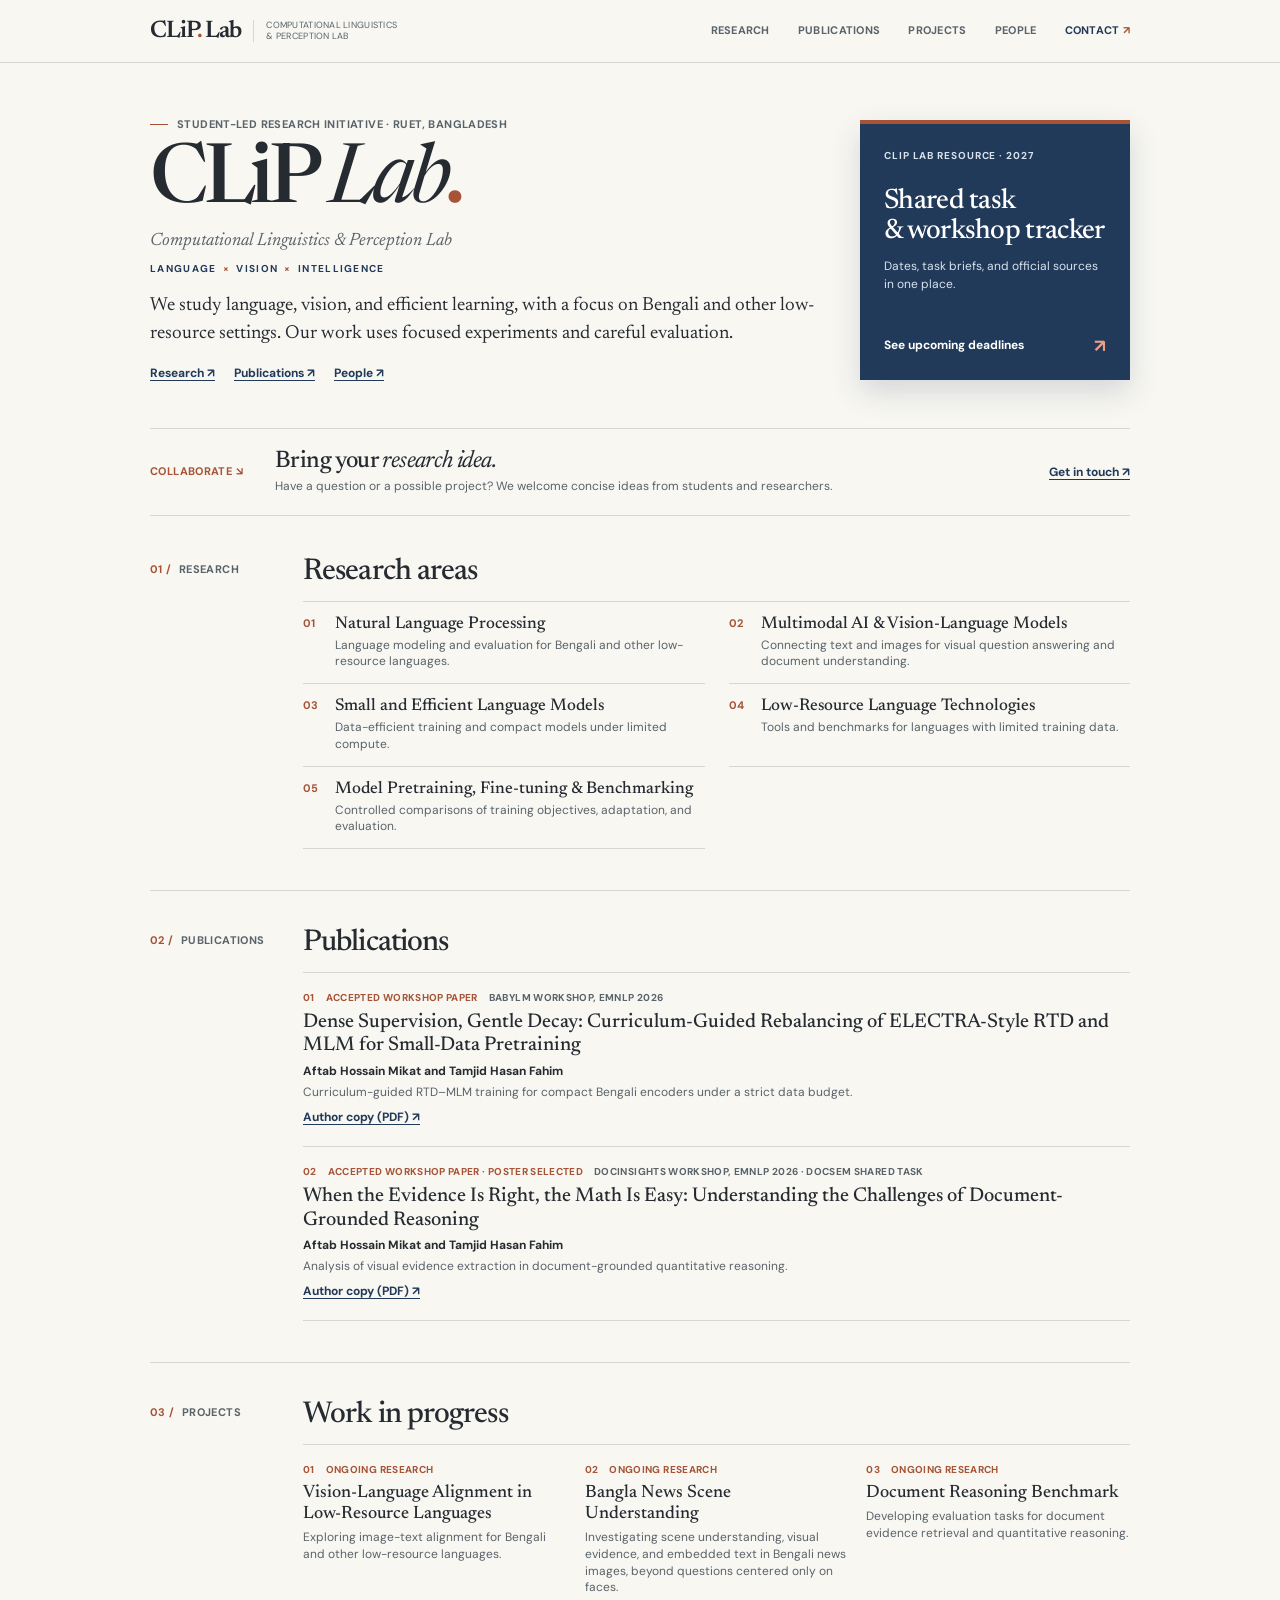
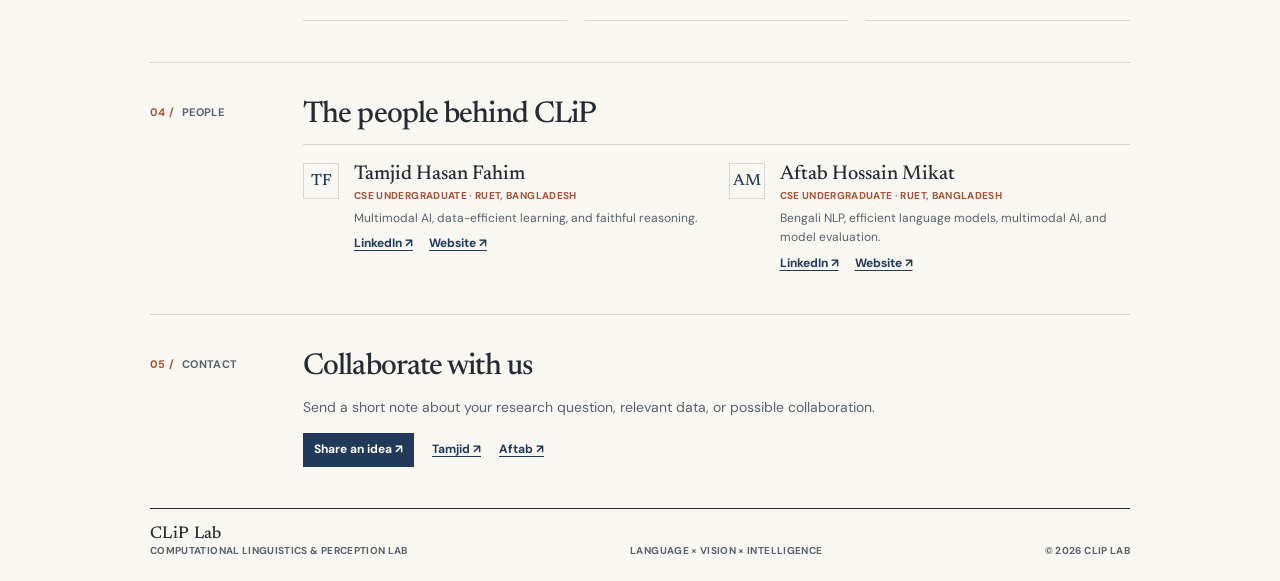
<file: index.html>
<!doctype html>
<html lang="en">
  <head>
    <meta charset="utf-8">
    <meta name="viewport" content="width=device-width, initial-scale=1">
    <meta name="theme-color" content="#f8f7f2">
    <title>CLiP Lab — Computational Linguistics &amp; Perception Lab</title>
    <meta name="description" content="CLiP Lab studies language, vision, efficient models, and low-resource language technologies.">
    <meta property="og:type" content="website">
    <meta property="og:title" content="CLiP Lab — Computational Linguistics &amp; Perception Lab">
    <meta property="og:description" content="Language × Vision × Intelligence. A student-led research initiative associated with RUET, Bangladesh.">
    <meta property="og:url" content="https://clip-lab.github.io/">
    <link rel="canonical" href="https://clip-lab.github.io/">
    <link rel="icon" href="favicon.svg" type="image/svg+xml">
    <link rel="preconnect" href="https://fonts.googleapis.com">
    <link rel="preconnect" href="https://fonts.gstatic.com" crossorigin>
    <link href="https://fonts.googleapis.com/css2?family=DM+Sans:wght@400;500;600;700&family=Newsreader:opsz,wght@6..72,400;6..72,500;6..72,600&display=swap" rel="stylesheet">
    <link rel="stylesheet" href="styles.css">
    <script src="content.js" defer></script>
    <script src="script.js" defer></script>
  </head>
  <body>
    <a class="skip-link" href="#main">Skip to content</a>
    <div class="page-shell">
      <header class="site-header">
        <div class="header-inner">
          <a class="brand" href="#top" aria-label="CLiP Lab, back to top">
            <span class="brand-name">CLiP<span class="brand-mark">.</span> Lab</span>
            <span class="brand-subtitle">Computational Linguistics<br>&amp; Perception Lab</span>
          </a>
          <nav class="primary-nav" aria-label="Primary navigation">
            <a href="#research">Research</a>
            <a href="#publications">Publications</a>
            <a href="#ongoing">Projects</a>
            <a href="#people">People</a>
            <a class="nav-contact" href="#collaborate">Contact <span aria-hidden="true">↗</span></a>
          </nav>
        </div>
      </header>

      <main id="main">
        <section class="hero section-container" id="top" aria-labelledby="hero-title">
          <div class="hero-layout">
            <div class="hero-main">
              <div class="hero-kicker"><span class="eyebrow-rule"></span> Student-led research initiative · RUET, Bangladesh</div>
              <h1 id="hero-title">CLiP <em>Lab</em><span class="hero-period">.</span></h1>
              <p class="hero-full-name">Computational Linguistics &amp; Perception Lab</p>
              <p class="hero-tagline">Language <span>×</span> Vision <span>×</span> Intelligence</p>
              <p class="hero-intro">We study language, vision, and efficient learning, with a focus on Bengali and other low-resource settings. Our work uses focused experiments and careful evaluation.</p>
              <div class="hero-links" aria-label="Explore CLiP Lab">
                <a href="#research">Research <span aria-hidden="true">↗</span></a>
                <a href="#publications">Publications <span aria-hidden="true">↗</span></a>
                <a href="#people">People <span aria-hidden="true">↗</span></a>
              </div>
            </div>
            <a class="tracker-card" href="workshop-tracker/" aria-label="See upcoming deadlines in the 2027 shared task and workshop tracker">
              <span class="tracker-card-kicker">CLiP Lab resource · 2027</span>
              <strong>Shared task<br>&amp; workshop tracker</strong>
              <span class="tracker-card-description">Dates, task briefs, and official sources in one place.</span>
              <span class="tracker-card-action">See upcoming deadlines <span aria-hidden="true">↗</span></span>
            </a>
          </div>
        </section>

        <aside class="invitation section-container" aria-labelledby="invitation-title">
          <div class="invitation-label">Collaborate <span aria-hidden="true">↘</span></div>
          <div class="invitation-body">
            <h2 id="invitation-title">Bring your <em>research idea.</em></h2>
            <p>Have a question or a possible project? We welcome concise ideas from students and researchers.</p>
          </div>
          <a class="invitation-link" href="#collaborate">Get in touch <span aria-hidden="true">↗</span></a>
        </aside>

        <div class="section-container content-sections">
          <section class="content-section" id="research" aria-labelledby="research-title">
            <div class="section-label"><span>01 /</span> Research</div>
            <div class="section-body">
              <h2 id="research-title">Research areas</h2>
              <div id="research-list" class="research-list"></div>
            </div>
          </section>

          <section class="content-section" id="publications" aria-labelledby="publications-title">
            <div class="section-label"><span>02 /</span> Publications</div>
            <div class="section-body">
              <h2 id="publications-title">Publications</h2>
              <div id="publication-list" class="entry-list"></div>
            </div>
          </section>

          <section class="content-section" id="ongoing" aria-labelledby="ongoing-title">
            <div class="section-label"><span>03 /</span> Projects</div>
            <div class="section-body">
              <h2 id="ongoing-title">Work in progress</h2>
              <div id="project-list" class="entry-list"></div>
            </div>
          </section>

          <section class="content-section" id="people" aria-labelledby="people-title">
            <div class="section-label"><span>04 /</span> People</div>
            <div class="section-body">
              <h2 id="people-title">The people behind CLiP</h2>
              <div id="people-list" class="people-list"></div>
            </div>
          </section>

          <section class="content-section contact-section" id="collaborate" aria-labelledby="collaborate-title">
            <div class="section-label"><span>05 /</span> Contact</div>
            <div class="section-body">
              <h2 id="collaborate-title">Collaborate with us</h2>
              <p class="section-intro">Send a short note about your research question, relevant data, or possible collaboration.</p>
              <div class="direct-contact">
                <a class="contact-primary" href="mailto:drmikat@gmail.com,tamjidhf@gmail.com?subject=CLiP%20Lab%20research%20idea">Share an idea <span aria-hidden="true">↗</span></a>
                <a href="mailto:tamjidhf@gmail.com">Tamjid <span aria-hidden="true">↗</span></a>
                <a href="mailto:drmikat@gmail.com">Aftab <span aria-hidden="true">↗</span></a>
              </div>
            </div>
          </section>
        </div>
      </main>
      <footer class="site-footer section-container">
        <div><strong>CLiP Lab</strong><span>Computational Linguistics &amp; Perception Lab</span></div>
        <p>Language × Vision × Intelligence</p>
        <p>© <span id="year">2026</span> CLiP Lab</p>
      </footer>
    </div>
  </body>
</html>
</file>
<file: styles.css>
:root {
  --paper: #f8f7f2;
  --ink: #252b31;
  --muted: #59636a;
  --line: #d8d7cf;
  --navy: #223a59;
  --rust: #a65336;
  --serif: "Newsreader", Georgia, serif;
  --sans: "DM Sans", Arial, sans-serif;
}

*, *::before, *::after { box-sizing: border-box; }
html { scroll-behavior: smooth; }
body { margin: 0; background: var(--paper); color: var(--ink); font: 14px/1.62 var(--sans); -webkit-font-smoothing: antialiased; }
a { color: var(--navy); text-underline-offset: 3px; }
a:hover { color: var(--rust); }
a:focus-visible { outline: 3px solid var(--rust); outline-offset: 3px; }
p, h1, h2, h3 { margin-top: 0; }
.skip-link { position: absolute; top: -100px; left: 12px; z-index: 10; padding: 7px 10px; background: var(--navy); color: white; }
.skip-link:focus { top: 8px; }
.section-container, .header-inner { width: min(100% - 48px, 980px); margin-inline: auto; }

.site-header { border-bottom: 1px solid var(--line); }
.header-inner { min-height: 62px; display: flex; align-items: center; justify-content: space-between; gap: 22px; }
.brand { display: flex; align-items: center; gap: 12px; color: var(--ink); text-decoration: none; white-space: nowrap; }
.brand:hover { color: var(--ink); }
.brand-name { font: 600 24px/1 var(--serif); letter-spacing: -.04em; }
.brand-mark, .nav-contact span, .hero-period, .hero-tagline span { color: var(--rust); }
.brand-subtitle { padding-left: 12px; border-left: 1px solid var(--line); color: var(--muted); font-size: 9px; line-height: 1.25; letter-spacing: .03em; text-transform: uppercase; }
.primary-nav { display: flex; gap: clamp(13px, 2.2vw, 29px); align-items: center; }
.primary-nav a { color: var(--muted); font-size: 11px; font-weight: 700; letter-spacing: .025em; text-decoration: none; text-transform: uppercase; white-space: nowrap; }
.primary-nav a:hover, .primary-nav .nav-contact { color: var(--navy); }

.hero { padding-block: 53px 45px; }
.hero-layout { display: grid; grid-template-columns: minmax(0, 1fr) 270px; gap: 36px; align-items: center; }
.hero-main { min-width: 0; }
.hero-kicker, .section-label, .invitation-label, .entry-meta, .research-index, .person-affiliation, .site-footer { font-size: 11px; font-weight: 700; letter-spacing: .035em; text-transform: uppercase; }
.hero-kicker { display: flex; align-items: center; gap: 9px; color: var(--muted); }
.eyebrow-rule { width: 18px; height: 1px; background: var(--rust); }
.hero h1 { margin: 9px 0 0; font: 500 clamp(55px, 7.8vw, 82px)/.98 var(--serif); letter-spacing: -.065em; }
.hero h1 em { font-weight: 400; }
.hero-full-name { margin: 8px 0 0; color: var(--muted); font: italic 18px/1.2 var(--serif); }
.hero-tagline { margin: 8px 0 15px; color: var(--navy); font-size: 10px; font-weight: 700; letter-spacing: .13em; text-transform: uppercase; }
.hero-tagline span { padding-inline: 3px; }
.hero-intro { max-width: 710px; margin-bottom: 17px; font: 19px/1.45 var(--serif); }
.hero-links { display: flex; flex-wrap: wrap; gap: 7px 19px; }
.hero-links a, .invitation-link, .entry-links a, .person-links a, .direct-contact a { font-size: 12px; font-weight: 700; }
.tracker-card { display: flex; flex-direction: column; min-height: 260px; padding: 24px; background: var(--navy); color: #fff; text-decoration: none; border-top: 4px solid var(--rust); box-shadow: 0 12px 28px rgba(34, 58, 89, .16); transition: transform .2s ease, box-shadow .2s ease; }
.tracker-card:hover { color: #fff; transform: translateY(-3px); box-shadow: 0 16px 34px rgba(34, 58, 89, .22); }
.tracker-card-kicker { color: #d8e3ee; font-size: 10px; font-weight: 700; letter-spacing: .09em; text-transform: uppercase; }
.tracker-card strong { display: block; margin-top: 22px; font: 500 28px/1.08 var(--serif); letter-spacing: -.025em; }
.tracker-card-description { display: block; margin-top: 11px; color: #d8e3ee; font-size: 12px; line-height: 1.5; }
.tracker-card-action { display: flex; justify-content: space-between; gap: 10px; align-items: center; margin-top: auto; padding-top: 18px; font-size: 12px; font-weight: 700; }
.tracker-card-action span { color: #e9a084; font-size: 18px; line-height: 1; }

.invitation { display: grid; grid-template-columns: 105px minmax(0, 1fr) auto; gap: 20px; align-items: center; padding-block: 19px; border-block: 1px solid var(--line); }
.invitation-label { color: var(--rust); }
.invitation-body h2 { margin-bottom: 2px; font: 500 24px/1.1 var(--serif); letter-spacing: -.025em; }
.invitation-body h2 em { font-weight: 400; }
.invitation-body p { margin: 0; color: var(--muted); font-size: 12px; }
.invitation-link { white-space: nowrap; }

.content-sections { padding-top: 4px; }
.content-section { display: grid; grid-template-columns: 125px minmax(0, 1fr); gap: 28px; padding-block: 37px 41px; border-bottom: 1px solid var(--line); scroll-margin-top: 15px; }
.section-label { padding-top: 4px; color: var(--muted); white-space: nowrap; }
.section-label span { margin-right: 4px; color: var(--rust); }
.section-body { min-width: 0; }
.section-body h2 { margin-bottom: 12px; font: 500 30px/1.05 var(--serif); letter-spacing: -.03em; }
.section-intro { margin-bottom: 15px; color: var(--muted); }

.research-list { display: grid; grid-template-columns: repeat(2, minmax(0, 1fr)); gap: 0 24px; border-top: 1px solid var(--line); }
.research-item { display: grid; grid-template-columns: 26px minmax(0, 1fr); gap: 6px; padding: 13px 0; border-bottom: 1px solid var(--line); }
.research-index, .entry-index { color: var(--rust); }
.research-copy h3 { margin: 0 0 2px; font: 500 17px/1.17 var(--serif); }
.research-copy p { margin: 0; color: var(--muted); font-size: 12px; line-height: 1.4; }

.entry-list { border-top: 1px solid var(--line); }
.entry { padding: 17px 0 19px; border-bottom: 1px solid var(--line); }
.entry-meta { display: flex; flex-wrap: wrap; gap: 3px 11px; margin-bottom: 5px; color: var(--muted); font-size: 10px; }
.entry-status { color: var(--rust); }
.entry h3 { margin: 0 0 4px; font: 500 20px/1.17 var(--serif); overflow-wrap: anywhere; }
.entry-authors { margin: 0 0 2px; font-size: 12px; font-weight: 700; }
.entry-description { margin: 0 0 5px; color: var(--muted); font-size: 12px; }
.entry-links, .person-links { display: flex; flex-wrap: wrap; gap: 10px 16px; }
#ongoing .entry-list { display: grid; grid-template-columns: repeat(3, minmax(0, 1fr)); gap: 18px; }
#ongoing .entry { min-width: 0; }
#ongoing .entry h3 { font-size: 18px; }
#ongoing .entry-description { line-height: 1.4; }

.people-list { display: grid; grid-template-columns: repeat(2, minmax(0, 1fr)); gap: 24px; border-top: 1px solid var(--line); }
.person { display: grid; grid-template-columns: 41px minmax(0, 1fr); gap: 10px; padding-top: 18px; }
.person-initials { display: grid; place-items: center; width: 36px; height: 36px; border: 1px solid var(--line); color: var(--navy); font: 500 16px var(--serif); }
.person h3 { margin: 0 0 2px; font: 500 20px/1.15 var(--serif); }
.person-affiliation { margin: 0 0 5px; color: var(--rust); font-size: 10px; }
.person-copy > p:not(.person-affiliation) { margin: 0 0 6px; color: var(--muted); font-size: 12px; }
.contact-section { border-bottom: 0; }
.direct-contact { display: flex; flex-wrap: wrap; gap: 9px 18px; align-items: center; }
.direct-contact .contact-primary { padding: 7px 11px; background: var(--navy); color: white; text-decoration: none; }
.direct-contact .contact-primary:hover { background: #172e4c; }
.site-footer { display: flex; justify-content: space-between; gap: 18px; align-items: end; padding-block: 17px 22px; border-top: 1px solid var(--ink); color: var(--muted); font-size: 10px; }
.site-footer div { display: flex; flex-direction: column; }
.site-footer strong { color: var(--ink); font: 500 17px var(--serif); text-transform: none; }
.site-footer p { margin: 0; }

@media (max-width: 760px) {
  .header-inner { flex-wrap: wrap; gap: 7px 20px; padding-block: 12px; }
  .primary-nav { flex-wrap: wrap; gap: 7px 17px; }
  .brand-subtitle { display: none; }
  .hero-layout { grid-template-columns: 1fr; gap: 26px; }
  .tracker-card { min-height: 0; }
  .tracker-card strong br { display: none; }
  .invitation { grid-template-columns: minmax(0, 1fr) auto; gap: 5px 16px; }
  .invitation-label { grid-column: 1 / -1; }
  .content-section { grid-template-columns: 95px minmax(0, 1fr); gap: 15px; }
  #ongoing .entry-list { grid-template-columns: 1fr; gap: 0; }
}
@media (max-width: 560px) {
  html { scroll-behavior: auto; }
  .section-container, .header-inner { width: min(100% - 30px, 980px); }
  .hero { padding-block: 40px 35px; }
  .hero h1 { font-size: clamp(55px, 15vw, 75px); }
  .hero-intro { font-size: 17px; }
  .invitation { display: block; }
  .invitation-label { margin-bottom: 5px; }
  .invitation-body h2 { font-size: 23px; }
  .invitation-link { display: inline-block; margin-top: 6px; }
  .content-section { display: block; padding-block: 29px 33px; }
  .section-label { margin-bottom: 9px; }
  .section-body h2 { font-size: 27px; }
  .research-list, .people-list { grid-template-columns: 1fr; gap: 0; }
  .person { padding-block: 12px; border-bottom: 1px solid var(--line); }
  .site-footer { flex-wrap: wrap; gap: 7px 18px; }
}
@media (prefers-reduced-motion: reduce) { html { scroll-behavior: auto; } .tracker-card { transition: none; } }
</file>
